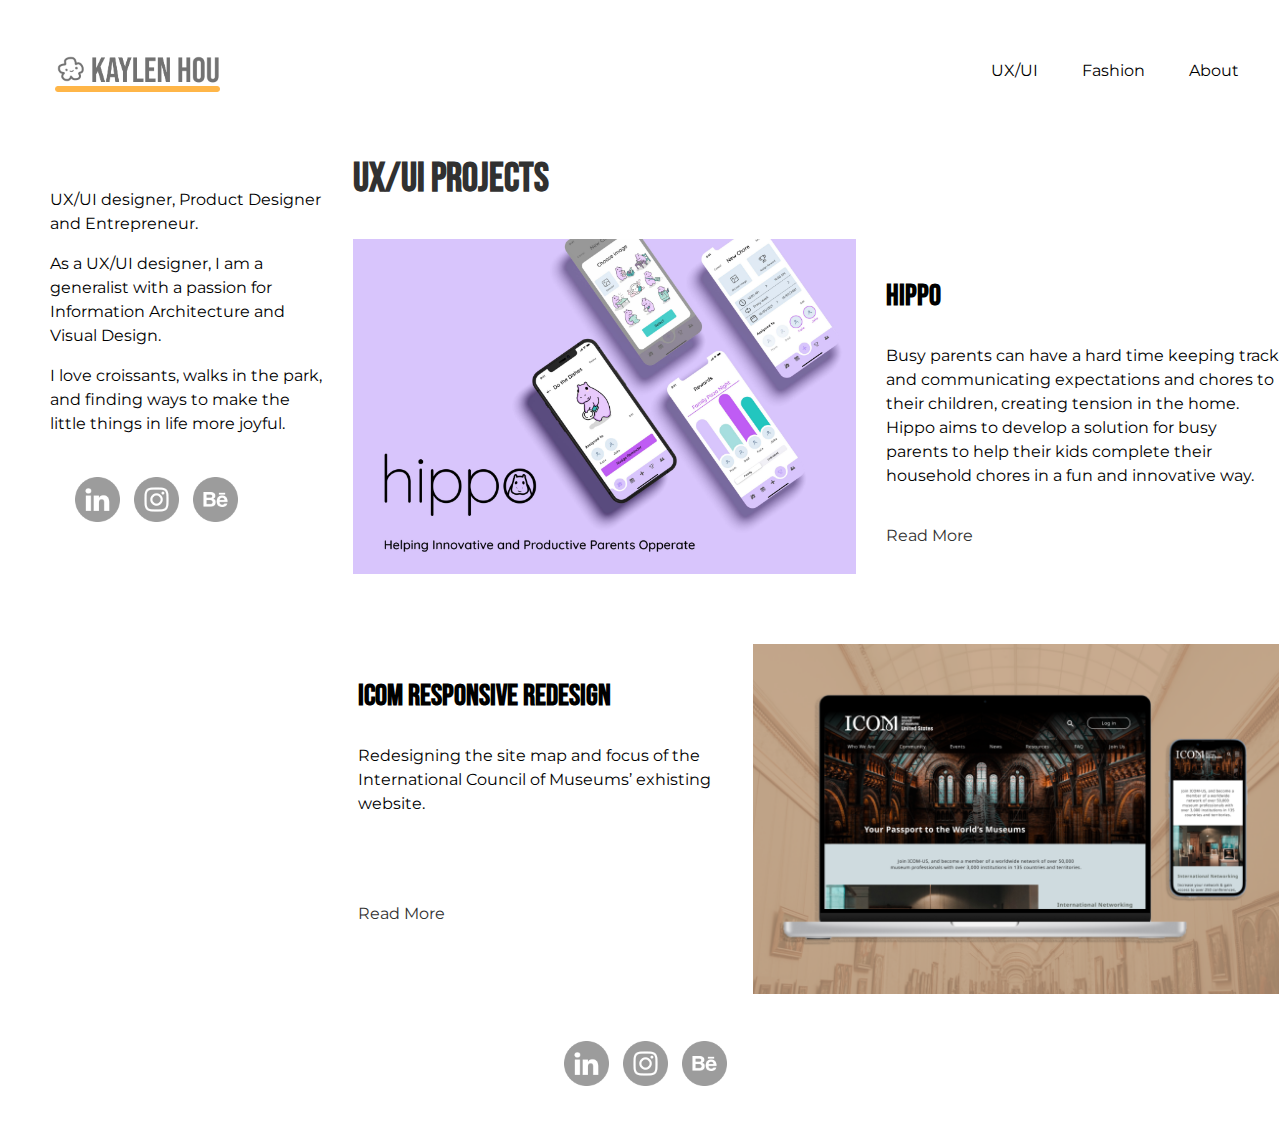
<file: index.html>
<!DOCTYPE html>
<html lang="en">
<head>
    <meta charset="UTF-8">
    <meta http-equiv="X-UA-Compatible" content="IE=edge">
    <meta name="viewport" content="width=device-width, initial-scale=1.0">
    <title>Homepage</title>
    <link rel="stylesheet" href="css/styles.css";>
</head> 
<body>
    <header>
      <img class= "logo" src="images/logo.png" alt="logo">
        <nav>
            <ul class="nav_links">
                <li><a href="#">UX/UI</a></li>
                <li><a href="#">Fashion</a></a></li>
                <li><a href="#">About</a></li>
            </ul>
        </nav>
</header>
<aside>
  <p>UX/UI designer, Product Designer and Entrepreneur.</p><p>As a UX/UI designer, I am a generalist with a passion for Information Architecture and Visual Design.</p>
  <p>I love croissants, walks in the park, and finding ways to make the little things in life more joyful.</p>
  <li class=social_buttons><img src="images/LinkedIn.png" alt="linkedIn Icon"style="width:45px;"></li>
  <li class=social_buttons><img src="images/Instagram_black (1).png" alt="linkedIn Icon"style="width:45px;"></li>
  <li class=social_buttons><img src="images/Behance.png" alt="linkedIn Icon"style="width:45px;"></li>
  </div>
</aside>
<div class=title><h1 style="font-family:Bebas Neue; font-kerning: 5%;font-size:40px;">UX/UI Projects</h1></div>
 <section 1><img src="images/Hippo Case Study Cover-1@1x_1 1.png" alt="Hippo Case Study"style="width:100%;"></section>
 <section 2>
   <h2 style="font-family:Bebas Neue; font-kerning: 5%;font-size:30px;">Hippo</h2>
   <p>Busy parents can have a hard time keeping track and communicating expectations and chores to their children, creating tension in the home. Hippo aims to develop a solution for busy parents to help their kids complete their household chores in a fun and innovative way.
   </p>
   <div class=button style="margin-top:20px;">Read More</div>
 </section>
    <section 3>
      <h2 style="font-family:Bebas Neue; font-kerning: 5%;font-size:30px; min-width: 400px;">ICOM Responsive Redesign</h2>
      <p>Redesigning the site map and focus of the International Council of Museums’ exhisting website.</p>
      <div class=button style="margin-top:70px;"">Read More</div>
    </section>
    <section 4><img src="images/ICOM.png" alt="Hippo Case Study"style="width:100%;"></section>
    <section></section>
    <section></section>
    <section></section>
    <footer stylw="align-items: center;">
        <li class=footer_buttons><img src="images/LinkedIn.png" alt="linkedIn Icon"style="width:45px;"></li>
        <li class=footer_buttons><img src="images/Instagram_black (1).png" alt="linkedIn Icon"style="width:45px;"></li>
        <li class=footer_buttons><img src="images/Behance.png" alt="linkedIn Icon"style="width:45px;"></li>
    </footer>
</body>
</html>
</file>
<file: css/styles.css>
@import url('https://fonts.googleapis.com/css2?family=Montserrat&family=Poppins:ital,wght@0,100;0,300;1,100&display=swap');
@import url('https://fonts.googleapis.com/css2?family=Bebas+Neue&display=swap');
body, html {
  height: 100vh;
}

body {
  margin: 60px;
  display: grid;
  grid-template-columns: 100%;
  grid-template-rows: repeat(auto, 5);
  grid-template-areas:
      "sect1"
      "sect2"
      "sect3"
      "main"
      "footer";
  font-family: Montserrat;
  font-size: 16px;
  line-height: 1.5;
}

aside {
  grid-area: sidebar;
  background-color: white;
  padding:15px;
  text-align: left;
  margin-top: 50px;
}
.social_buttons {
  grid-area: sidebar;
  display:inline-block;
  height:5px;
  width:5px;
  padding:25px;
  opacity: 70%;
}
.social_buttons:hover {
  grid-area: sidebar;
  display:inline-block;
  opacity: 100%;
  transition: 0.5s;
}

.logo {
cursor: pointer;
max-width: 165px;
margin-left: 20px;
}

.nav_links {
list-style: none;
margin-left: 35px;
padding: 35px;
text-decoration: none;
}

.nav_links li {
display: inline-block;
padding: 0px 20px;
text-decoration: none;
}

.nav_links li a {
transition: all 0.3s ease 0s;
color:black;
text-decoration: none;
}

.nav_links li a:hover {
color: rgb(255, 165, 0);
}

header {
  grid-area: header;
  background-color: white;
  display: flex;
  justify-content: space-between;
  align-items: center;

}

.title {
grid-area: title;
display: inline-grid;
padding: 15px;
margin-bottom: 55px;
min-height: 55px;
color: #313131;
}

section:nth-of-type(1) {
  display: inline-grid;
  grid-area: sect1;
  min-height:250px;
  max-width:540px;
  padding:15px;
  margin-bottom: 55px;
  margin-top: 45px;
} 

section:nth-of-type(2) {
  grid-area: sect2;
  padding:15px;
  margin-top: 55px;
}
section:nth-of-type(3) {
  grid-area: sect3;
  min-height:250px;
  padding: 5%;
  margin-top: 55px;
}
section:nth-of-type(4) {
  grid-area: sect4;
  right:35px;
  padding:15px;
  margin-top: 55px;
}
section:nth-of-type(5) {
  grid-area: sect5;
  background-color: pink;
}
section:nth-of-type(6) {
  grid-area: sect6;
  background-color: grey;
}
section:nth-of-type(7) {
  grid-area: sect7;
  background-color: pink;
  min-height:250px;
  padding: 15%;
}

.button {
  display:inline-grid;
  color: #313131;
  height:35px;
  width: 100px;
  text-align:left;
  position:bottom;
  text-decoration: none;
}
.button:hover {
  color: rgb(255, 165, 0);
  text-decoration: underline;
  transition: transform 0.3s ease;
  transform-origin: top left;
}

footer {
  grid-area: footer;
  align-items: center;
  display: inline-block;
  margin-left: 40%;
}
.footer_buttons {
  grid-area: footer;
  display:inline-block;
  height:5px;
  width:5px;
  padding:25px;
  opacity: 70%;
}
.footer_buttons:hover {
  grid-area: footer;
  display:inline-block;
  opacity: 100%;
  transition: 0.5s
}

@media only screen and (min-width: 768px) {

  body {
      margin: 35px;
      display: grid;
      grid-template-columns: 25% auto 11% 35%;
      grid-template-rows: 8% 8% auto auto auto 12%;
      grid-template-areas:
          "header header header header"
        "sidebar title  title  title"
          "sidebar sect1  sect1  sect2"
          "sidebar sect3  sect4  sect4"
          "sidebar sect5  sect5  sect6"
          "footer footer footer footer";
  }

}
/* alternative grid
* {
  box-sizing: border-box;
  margin: 60;
  padding: 0;
  background-color: white;
  font-family: "Monterrat", sans-serif;
  font-size: 16px;
}

li, a, button {
  font-family: "Monterrat", sans-serif;
  font-weight: 400;
  font-size: 16px;
  color: black;
  text-decoration: none;
}

header {
  display: flex;
  justify-content: space-between;
  align-items: center;
  padding: 60px ;
}

.logo {
  cursor: pointer;
  max-width: 165px;
}

.nav_links {
  list-style: none;
}

.nav_links li {
  display: inline-block;
  padding: 0px 20px;
}

.nav_links li a {
  transition: all 0.3s ease 0s;
}

.nav_links li a:hover {
  color: rgb(255, 165, 0);
}

button {
  padding: 9px 25px;
  background-color: rgb(255, 165, 0, 1);
  border: none;
  border-radius: 50px;
  cursor: pointer;
  transition: all 0.3 ease 0s;
}

button:hover {
  background-color: rgb(255, 165, 0, 0.8);
}

.containerGrid {
  display: grid;
  padding:15px;
  margin: 60px;
  grid-template-columns: 3/12 4/12 1/12 4/12;
  grid-template-areas: 
  'bio title title title'
  'bio img img desc'
  'bio desc img img'
  'bio img img desc' ;
}

.title {
  display: inline-grid;
  grid-area: title;
  grid-row: row ;
  font-family: Bebas Neue;
  font-size: 36px; 
  padding: 15px;
  background-color: grey;
} 

.img {
  display: inline-grid;
  grid-area: img;
  grid-column: 2 / span 4;
  grid-row: row 2;
  height: 100px;
  width: 300px;
  background-color:rgb(255, 165, 0);
} 

.desc {
  display: inline-grid;
  grid-area: desc;
  grid-row: row 2;
  background-color: grey;
}
.social_links {
  list-style: none;
  display: inline-grid;
  grid-area: leftSidebar;
}
.social_links li{
  display: inline-block;
  padding: 0px 20px;
}

.bio {
  display: inline-grid;
  grid-area: leftSidebar;
  margin-left: 60px;
  width: 25%;
}

.bio li {
  padding: 8px;
  margin-bottom: 7px;
}

.body {
  display: inline-grid;
  grid-area: body;
  margin-left: 60px;
  background-color:rgb(255, 165, 0);
}

/* alternative grid
[class*="col-"] {
  float: left;
  padding: 15px;
}

.row::after {
  content: "";
  clear: both;
  display: table;
}

.col-1 {width: 8.33%;}
.col-2 {width: 16.66%;}
.col-3 {width: 25%;}
.col-4 {width: 33.33%;}
.col-5 {width: 41.66%;}
.col-6 {width: 50%;}
.col-7 {width: 58.33%;}
.col-8 {width: 66.66%;}
.col-9 {width: 75%;}
.col-10 {width: 83.33%;}
.col-11 {width: 91.66%;}
.col-12 {width: 100%;}
*/
</file>
